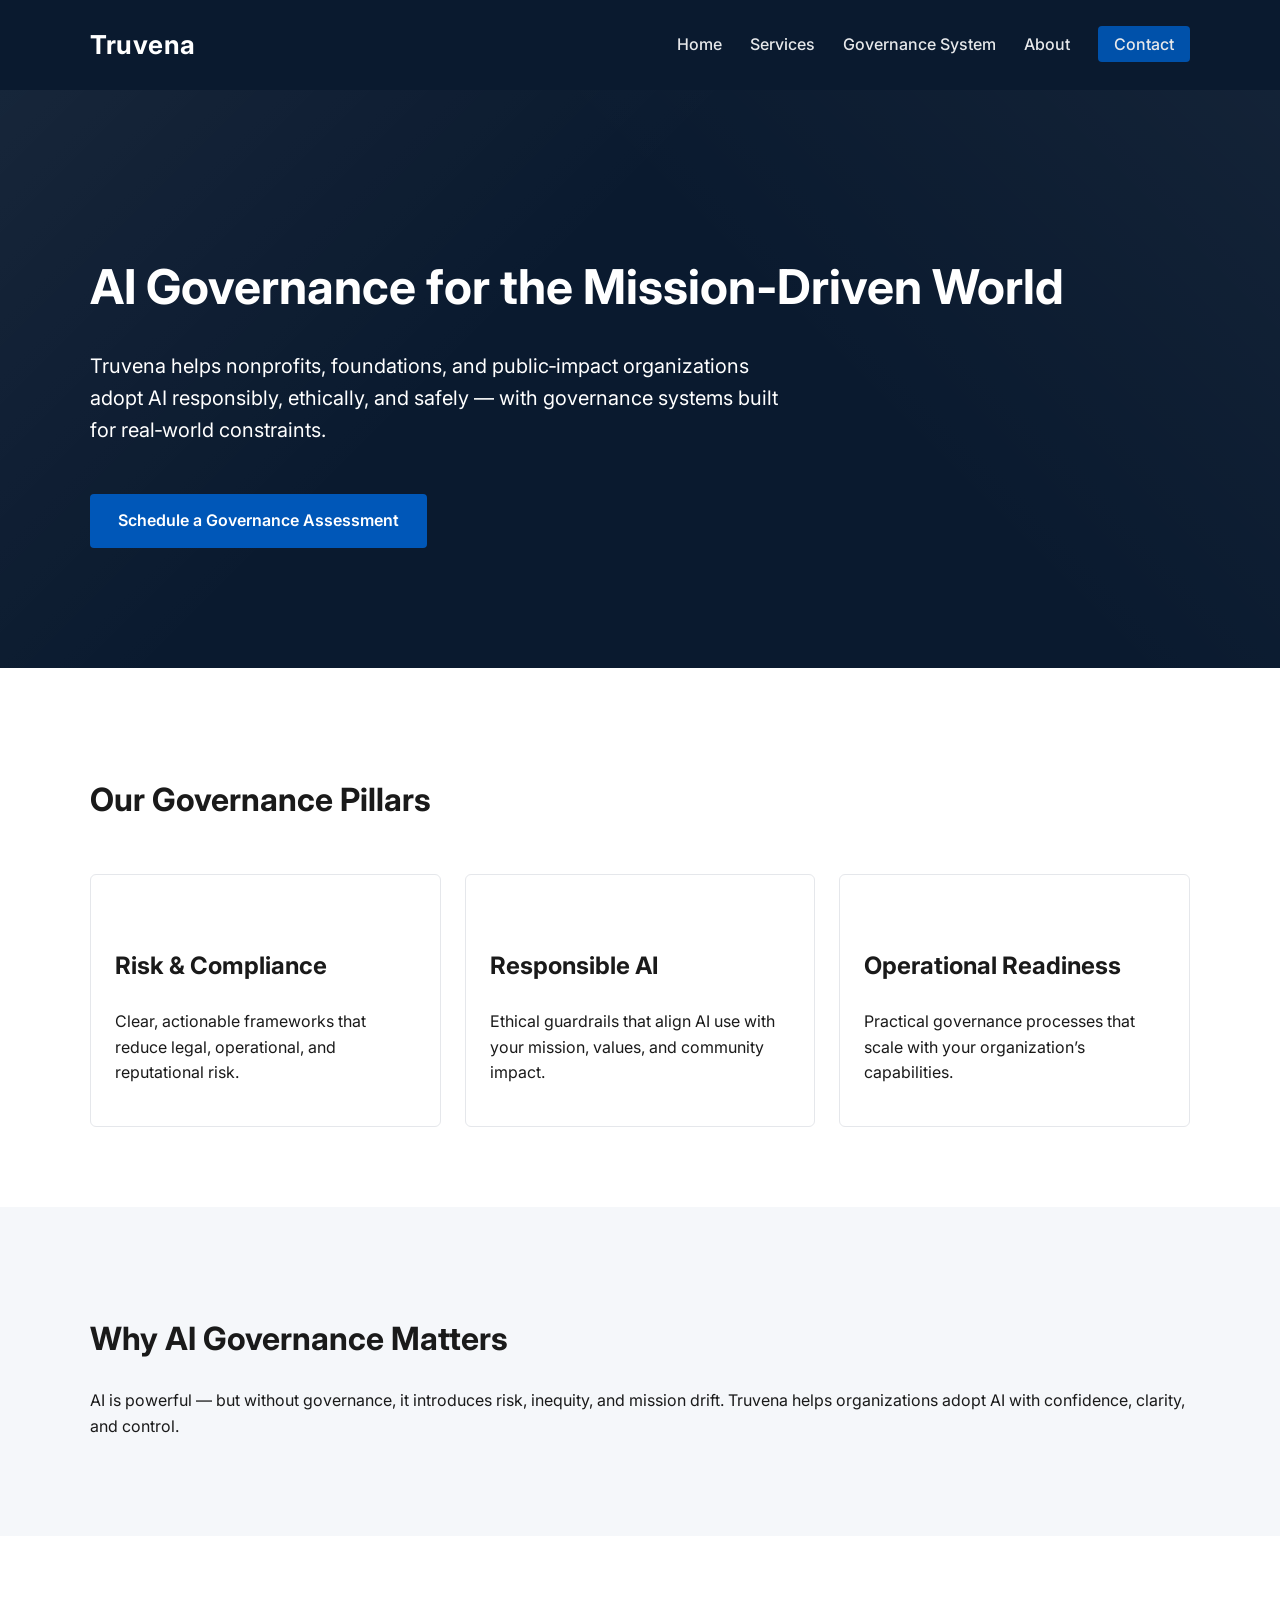
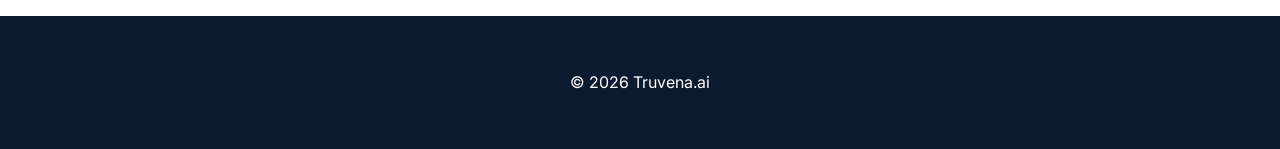
<file: index.html>
<!DOCTYPE html>
<html lang="en">
<head>
    <meta charset="UTF-8">
    <meta name="viewport" content="width=device-width, initial-scale=1.0">
    <title>Truvena.ai – AI Governance for Mission‑Driven Organizations</title>
    <link rel="stylesheet" href="assets/css/style.css">
</head>

<body>

<header>
    <div class="container">
        <div class="logo">Truvena</div>
        <nav>
            <a href="index.html">Home</a>
            <a href="services.html">Services</a>
            <a href="governance.html">Governance System</a>
            <a href="about.html">About</a>
            <a href="contact.html" class="cta-nav">Contact</a>
        </nav>
    </div>
</header>

<section class="hero">
    <div class="container">
        <h1>AI Governance for the Mission‑Driven World</h1>
        <p>Truvena helps nonprofits, foundations, and public‑impact organizations adopt AI responsibly, ethically, and safely — with governance systems built for real‑world constraints.</p>
        <a href="contact.html" class="cta-button">Schedule a Governance Assessment</a>
    </div>
</section>

<section>
    <div class="container">
        <h2>Our Governance Pillars</h2>
        <div class="pillar-grid">
            <div class="pillar">
                <h3>Risk & Compliance</h3>
                <p>Clear, actionable frameworks that reduce legal, operational, and reputational risk.</p>
            </div>
            <div class="pillar">
                <h3>Responsible AI</h3>
                <p>Ethical guardrails that align AI use with your mission, values, and community impact.</p>
            </div>
            <div class="pillar">
                <h3>Operational Readiness</h3>
                <p>Practical governance processes that scale with your organization’s capabilities.</p>
            </div>
        </div>
    </div>
</section>

<section class="gray-section">
    <div class="container">
        <h2>Why AI Governance Matters</h2>
        <p>AI is powerful — but without governance, it introduces risk, inequity, and mission drift. Truvena helps organizations adopt AI with confidence, clarity, and control.</p>
    </div>
</section>

<footer>
    <p>© 2026 Truvena.ai</p>
</footer>

</body>
</html>
</file>
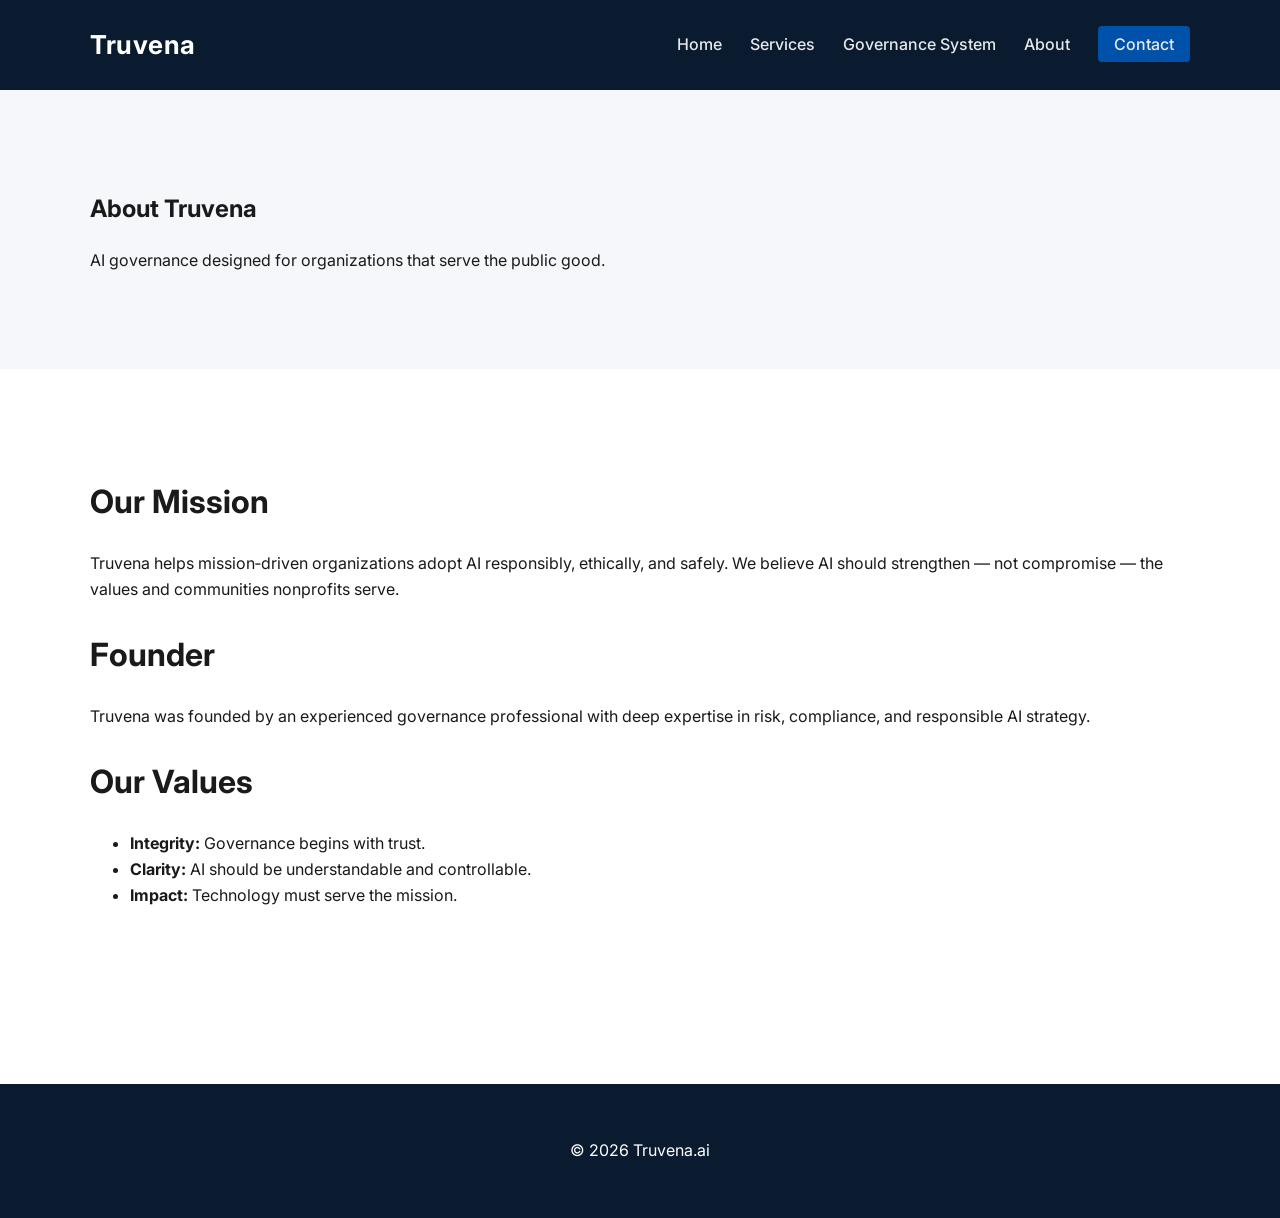
<file: about.html>
<!DOCTYPE html>
<html lang="en">
<head>
    <meta charset="UTF-8">
    <meta name="viewport" content="width=device-width, initial-scale=1.0">
    <title>About – Truvena.ai</title>
    <link rel="stylesheet" href="assets/css/style.css">
</head>

<body>

<header>
    <div class="container">
        <div class="logo">Truvena</div>
        <nav>
            <a href="index.html">Home</a>
            <a href="services.html">Services</a>
            <a href="governance.html">Governance System</a>
            <a href="about.html">About</a>
            <a href="contact.html" class="cta-nav">Contact</a>
        </nav>
    </div>
</header>

<section class="gray-section">
    <div class="container">
        <h1>About Truvena</h1>
        <p>AI governance designed for organizations that serve the public good.</p>
    </div>
</section>

<section>
    <div class="container">
        <h2>Our Mission</h2>
        <p>Truvena helps mission‑driven organizations adopt AI responsibly, ethically, and safely. We believe AI should strengthen — not compromise — the values and communities nonprofits serve.</p>

        <h2>Founder</h2>
        <p>Truvena was founded by an experienced governance professional with deep expertise in risk, compliance, and responsible AI strategy.</p>

        <h2>Our Values</h2>
        <ul>
            <li><strong>Integrity:</strong> Governance begins with trust.</li>
            <li><strong>Clarity:</strong> AI should be understandable and controllable.</li>
            <li><strong>Impact:</strong> Technology must serve the mission.</li>
        </ul>
    </div>
</section>

<footer>
    <p>© 2026 Truvena.ai</p>
</footer>

</body>
</html>
</file>
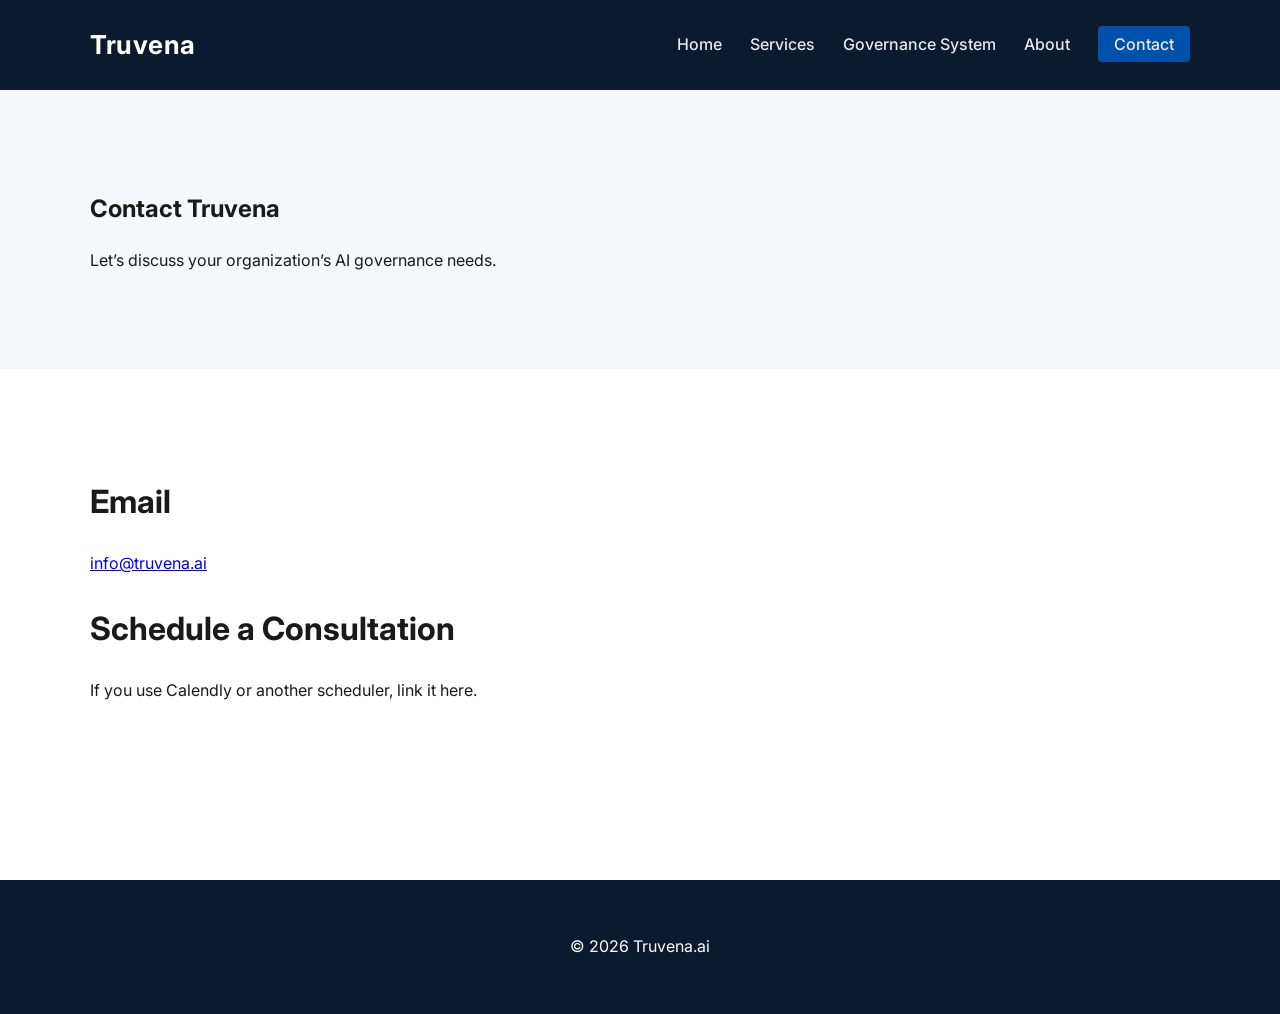
<file: contact.html>
<!DOCTYPE html>
<html lang="en">
<head>
    <meta charset="UTF-8">
    <meta name="viewport" content="width=device-width, initial-scale=1.0">
    <title>Contact – Truvena.ai</title>
    <link rel="stylesheet" href="assets/css/style.css">
</head>

<body>

<header>
    <div class="container">
        <div class="logo">Truvena</div>
        <nav>
            <a href="index.html">Home</a>
            <a href="services.html">Services</a>
            <a href="governance.html">Governance System</a>
            <a href="about.html">About</a>
            <a href="contact.html" class="cta-nav">Contact</a>
        </nav>
    </div>
</header>

<section class="gray-section">
    <div class="container">
        <h1>Contact Truvena</h1>
        <p>Let’s discuss your organization’s AI governance needs.</p>
    </div>
</section>

<section>
    <div class="container">
        <h2>Email</h2>
        <p><a href="mailto:info@truvena.ai">info@truvena.ai</a></p>

        <h2>Schedule a Consultation</h2>
        <p>If you use Calendly or another scheduler, link it here.</p>
    </div>
</section>

<footer>
    <p>© 2026 Truvena.ai</p>
</footer>

</body>
</html>
</file>
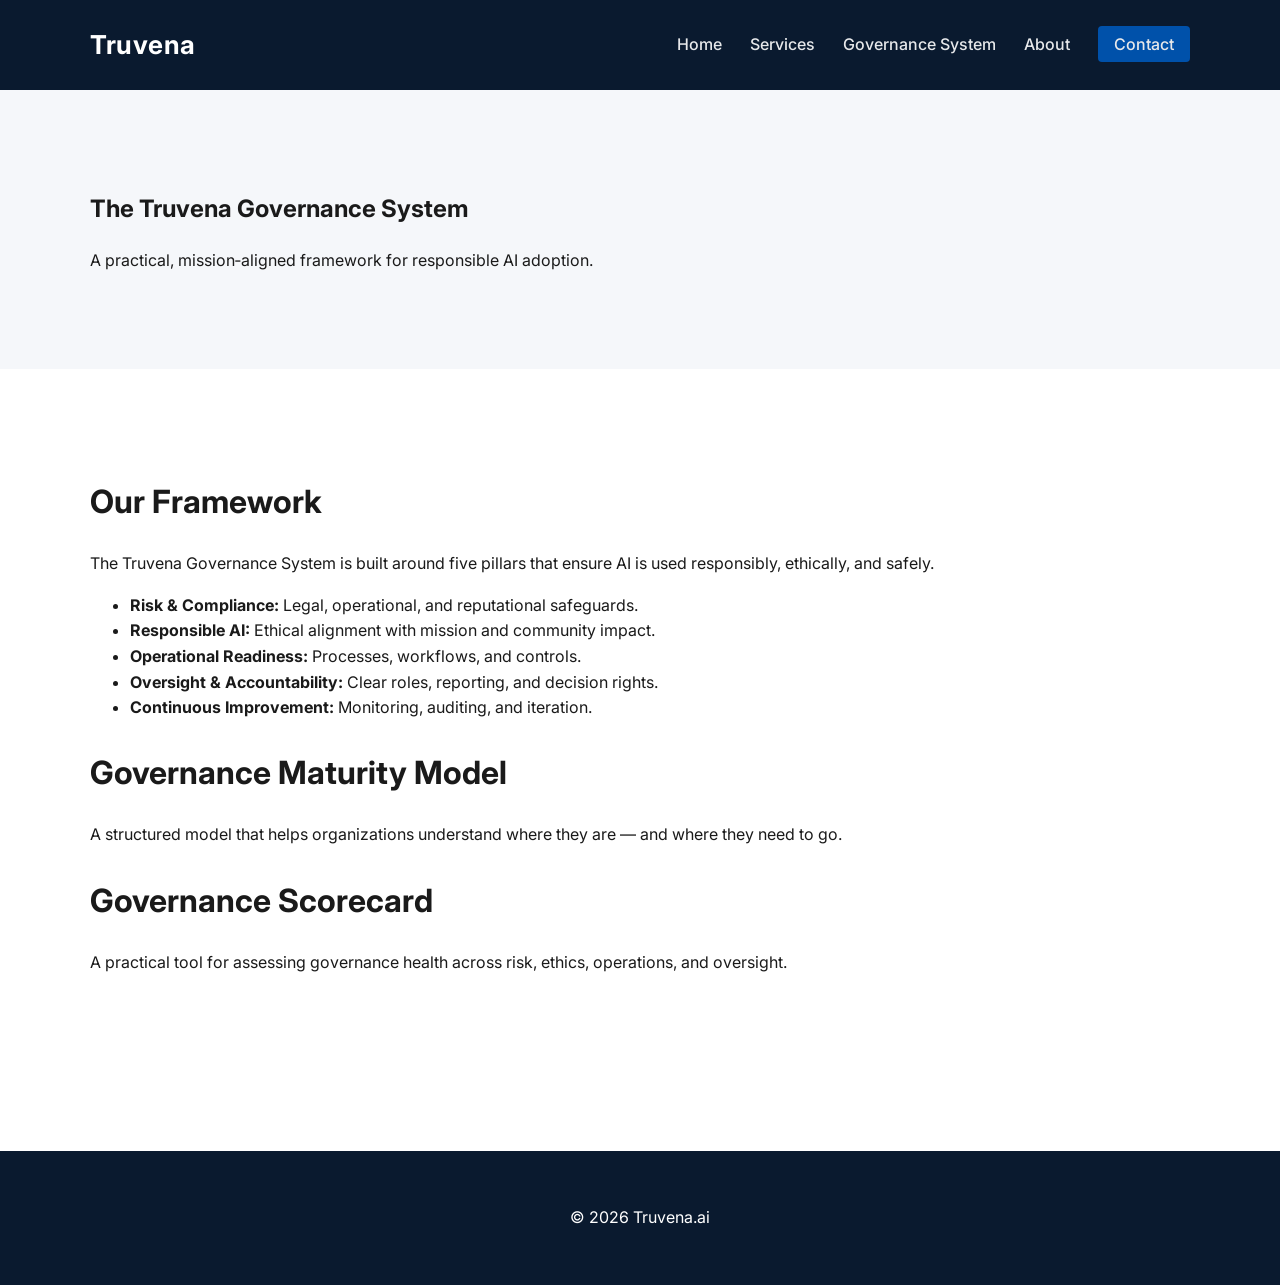
<file: governance.html>
<!DOCTYPE html>
<html lang="en">
<head>
    <meta charset="UTF-8">
    <meta name="viewport" content="width=device-width, initial-scale=1.0">
    <title>Governance System – Truvena.ai</title>
    <link rel="stylesheet" href="assets/css/style.css">
</head>

<body>

<header>
    <div class="container">
        <div class="logo">Truvena</div>
        <nav>
            <a href="index.html">Home</a>
            <a href="services.html">Services</a>
            <a href="governance.html">Governance System</a>
            <a href="about.html">About</a>
            <a href="contact.html" class="cta-nav">Contact</a>
        </nav>
    </div>
</header>

<section class="gray-section">
    <div class="container">
        <h1>The Truvena Governance System</h1>
        <p>A practical, mission‑aligned framework for responsible AI adoption.</p>
    </div>
</section>

<section>
    <div class="container">

        <h2>Our Framework</h2>
        <p>The Truvena Governance System is built around five pillars that ensure AI is used responsibly, ethically, and safely.</p>

        <ul>
            <li><strong>Risk & Compliance:</strong> Legal, operational, and reputational safeguards.</li>
            <li><strong>Responsible AI:</strong> Ethical alignment with mission and community impact.</li>
            <li><strong>Operational Readiness:</strong> Processes, workflows, and controls.</li>
            <li><strong>Oversight & Accountability:</strong> Clear roles, reporting, and decision rights.</li>
            <li><strong>Continuous Improvement:</strong> Monitoring, auditing, and iteration.</li>
        </ul>

        <h2>Governance Maturity Model</h2>
        <p>A structured model that helps organizations understand where they are — and where they need to go.</p>

        <h2>Governance Scorecard</h2>
        <p>A practical tool for assessing governance health across risk, ethics, operations, and oversight.</p>

    </div>
</section>

<footer>
    <p>© 2026 Truvena.ai</p>
</footer>

</body>
</html>
</file>
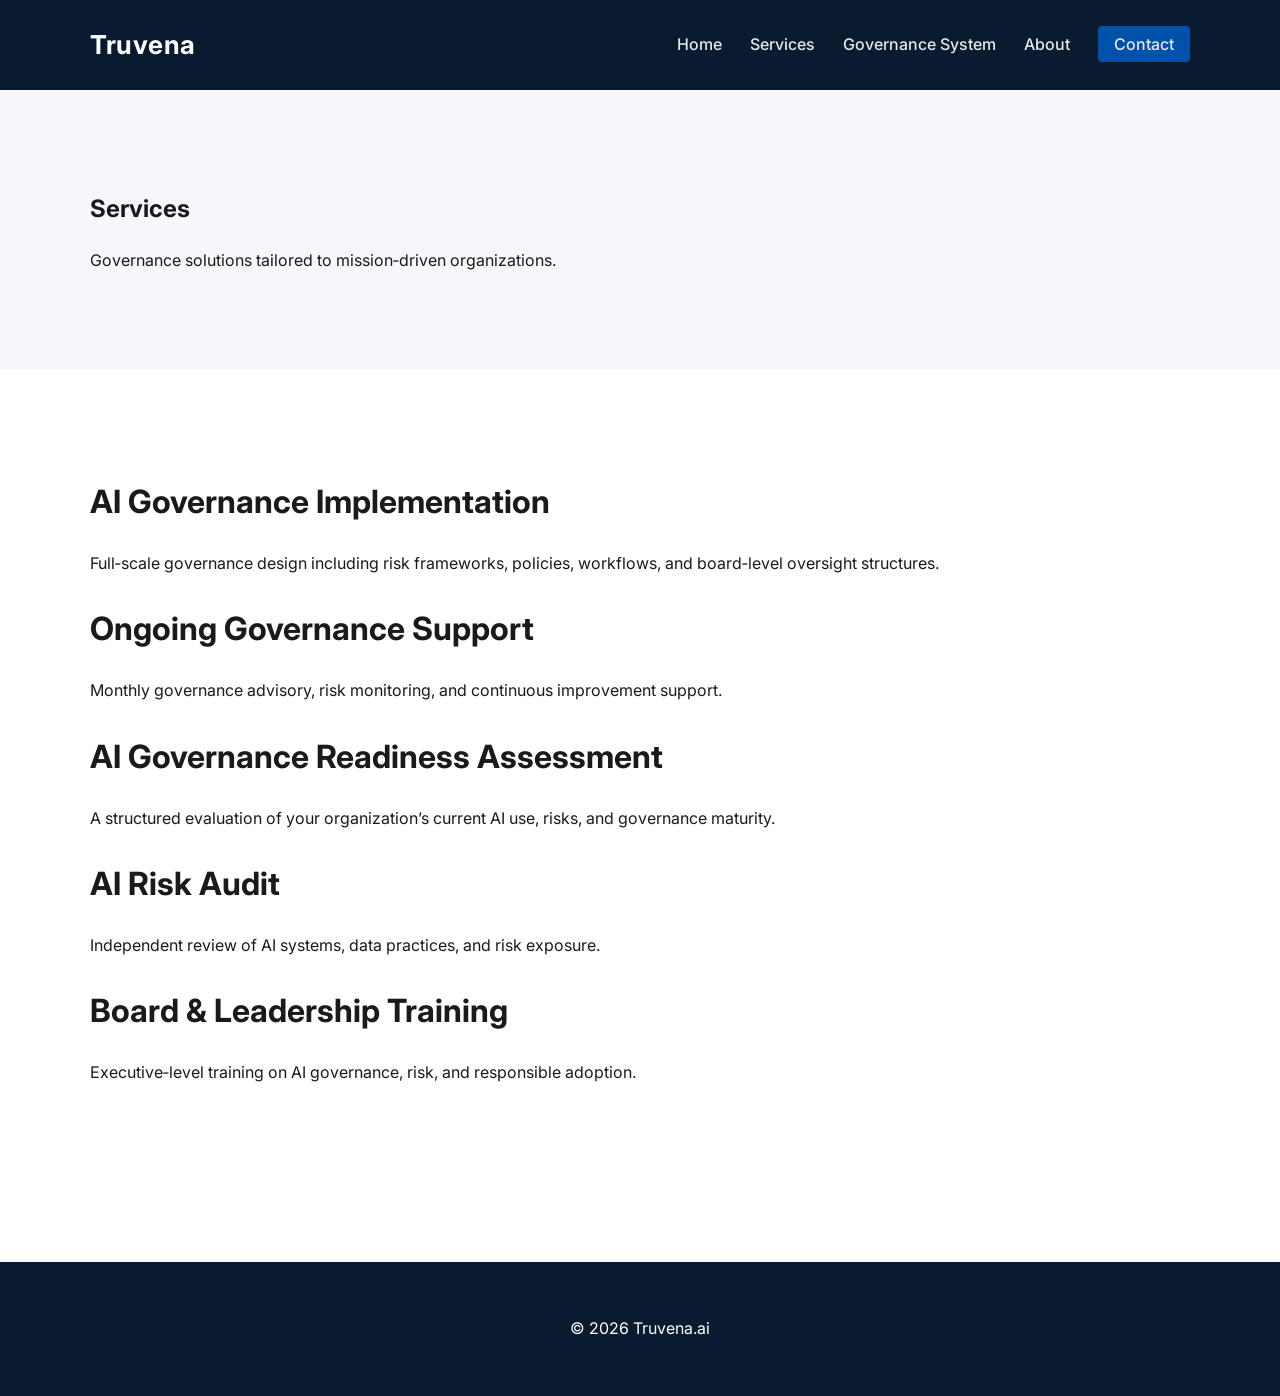
<file: services.html>
<!DOCTYPE html>
<html lang="en">
<head>
    <meta charset="UTF-8">
    <meta name="viewport" content="width=device-width, initial-scale=1.0">
    <title>Services – Truvena.ai</title>
    <link rel="stylesheet" href="assets/css/style.css">
</head>

<body>

<header>
    <div class="container">
        <div class="logo">Truvena</div>
        <nav>
            <a href="index.html">Home</a>
            <a href="services.html">Services</a>
            <a href="governance.html">Governance System</a>
            <a href="about.html">About</a>
            <a href="contact.html" class="cta-nav">Contact</a>
        </nav>
    </div>
</header>

<section class="gray-section">
    <div class="container">
        <h1>Services</h1>
        <p>Governance solutions tailored to mission‑driven organizations.</p>
    </div>
</section>

<section>
    <div class="container">

        <h2>AI Governance Implementation</h2>
        <p>Full‑scale governance design including risk frameworks, policies, workflows, and board‑level oversight structures.</p>

        <h2>Ongoing Governance Support</h2>
        <p>Monthly governance advisory, risk monitoring, and continuous improvement support.</p>

        <h2>AI Governance Readiness Assessment</h2>
        <p>A structured evaluation of your organization’s current AI use, risks, and governance maturity.</p>

        <h2>AI Risk Audit</h2>
        <p>Independent review of AI systems, data practices, and risk exposure.</p>

        <h2>Board & Leadership Training</h2>
        <p>Executive‑level training on AI governance, risk, and responsible adoption.</p>

    </div>
</section>

<footer>
    <p>© 2026 Truvena.ai</p>
</footer>

</body>
</html>
</file>
<file: assets/css/style.css>
/* ===========================
   GLOBAL DESIGN SYSTEM
   Truvena.ai – McKinsey‑Modern
   =========================== */

/* Font Import */
@import url('https://fonts.googleapis.com/css2?family=Inter:wght@300;400;500;600;700&display=swap');

:root {
    --navy: #0A1A2F;
    --navy-light: #1C3F60;
    --blue-accent: #0057B8;
    --gray-bg: #F5F7FA;
    --text-dark: #1A1A1A;
    --text-light: #FFFFFF;

    --max-width: 1100px;

    --space-xs: 12px;
    --space-sm: 24px;
    --space-md: 48px;
    --space-lg: 80px;
    --space-xl: 120px;
}

body {
    margin: 0;
    font-family: 'Inter', sans-serif;
    color: var(--text-dark);
    background: white;
    line-height: 1.6;
}

/* ===========================
   LAYOUT
   =========================== */

.container {
    width: 90%;
    max-width: var(--max-width);
    margin: auto;
}

/* ===========================
   HEADER
   =========================== */

header {
    background: var(--navy);
    padding: var(--space-sm) 0;
}

header .container {
    display: flex;
    justify-content: space-between;
    align-items: center;
}

.logo {
    color: var(--text-light);
    font-size: 26px;
    font-weight: 700;
    letter-spacing: 0.5px;
}

nav a {
    color: var(--text-light);
    margin-left: var(--space-sm);
    text-decoration: none;
    font-weight: 500;
    opacity: 0.9;
}

nav a:hover {
    opacity: 1;
}

nav .cta-nav {
    padding: 8px 16px;
    background: var(--blue-accent);
    border-radius: 4px;
}

/* ===========================
   HERO SECTION
   =========================== */

.hero {
    background: var(--navy);
    color: var(--text-light);
    padding: var(--space-xl) 0;

    /* Subtle geometric pattern */
    background-image:
        linear-gradient(135deg, rgba(255,255,255,0.05) 0%, transparent 40%),
        linear-gradient(225deg, rgba(255,255,255,0.04) 0%, transparent 40%);
}

.hero h1 {
    font-size: 48px;
    font-weight: 700;
    margin-bottom: var(--space-sm);
}

.hero p {
    font-size: 20px;
    max-width: 700px;
    margin-bottom: var(--space-md);
}

.cta-button {
    display: inline-block;
    padding: 14px 28px;
    background: var(--blue-accent);
    color: white;
    text-decoration: none;
    border-radius: 4px;
    font-weight: 600;
}

/* ===========================
   SECTIONS
   =========================== */

section {
    padding: var(--space-lg) 0;
}

section h2 {
    font-size: 32px;
    margin-bottom: var(--space-sm);
}

section h3 {
    font-size: 24px;
    margin-top: var(--space-md);
}

.gray-section {
    background: var(--gray-bg);
}

/* Pillars */
.pillar-grid {
    display: flex;
    gap: var(--space-sm);
    margin-top: var(--space-md);
}

.pillar {
    background: white;
    padding: var(--space-sm);
    border-radius: 6px;
    border: 1px solid #E5E7EB;
    flex: 1;
}

/* ===========================
   FOOTER
   =========================== */

footer {
    background: var(--navy);
    color: var(--text-light);
    text-align: center;
    padding: var(--space-md) 0;
    margin-top: var(--space-lg);
}

footer p {
    margin: 6px 0;
}
</file>
